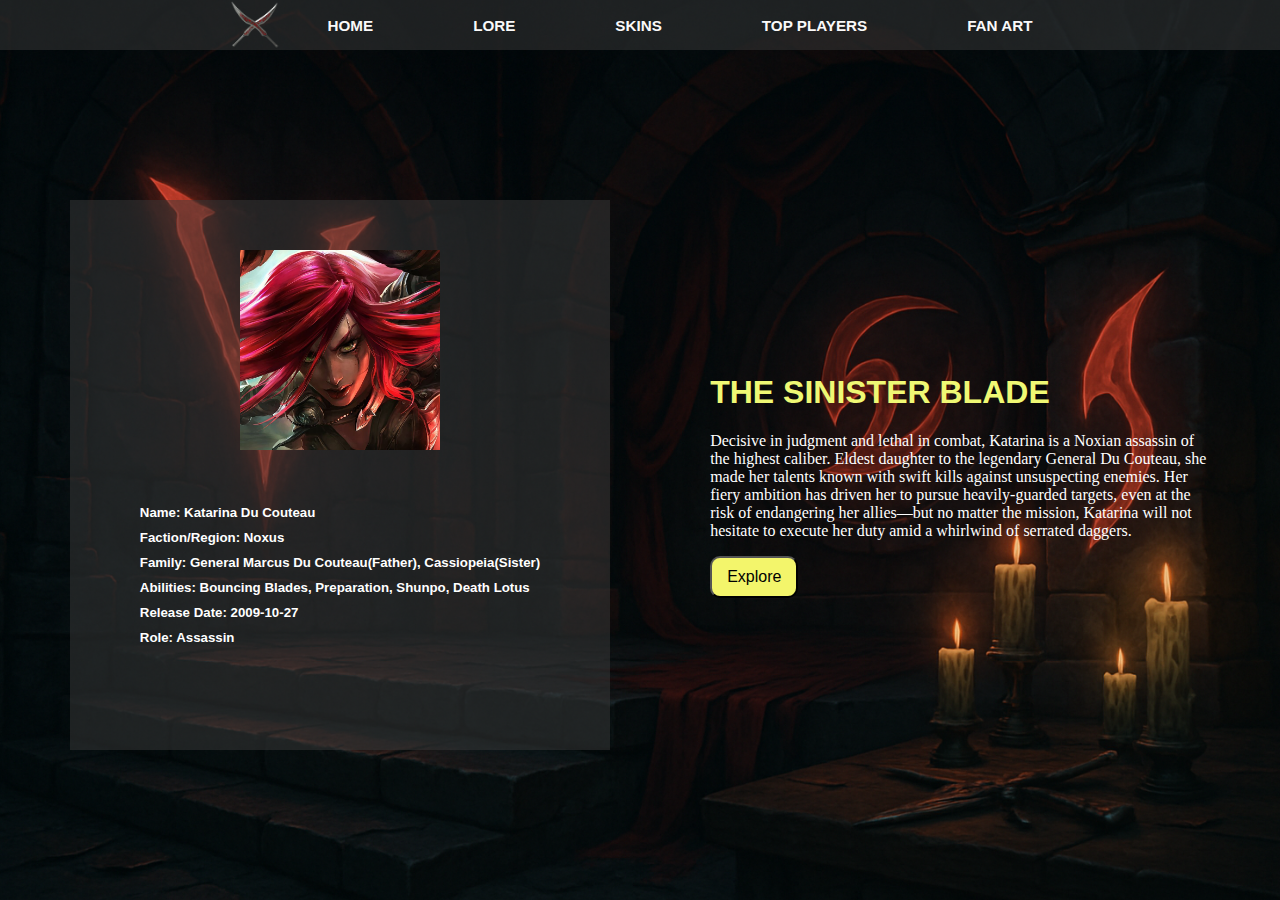
<file: index.html>
<!DOCTYPE html>
<html lang="en">
<head>
    <link rel="stylesheet" href="index.css">
    <meta charset="UTF-8">
    <meta name="viewport" content="width=device-width, initial-scale=1.0">
    <title>Katarina Du Couteau</title>
</head>
<body>


    <div class="navbar">
        <div class="logo">
            <img src="assets/katarinaLogo.png" alt="Katarina Logo" class="logo-img">
        </div>
        
        <div class="navElements">
            <h3 class="nav">Home</h3>
            <h3 class="nav">Lore</h3>
            <h3 class="nav">Skins</h3>
            <h3 class="nav">Top Players</h3>
            <h3 class="nav">Fan Art</h3>
        </div>
        
    </div>
    <div class="home">
        <div class="katImage">
            <img src="assets/katarina.jpg" alt="Katarina" class="kat-img">
        <div class="life">
            <h5>Name: Katarina Du Couteau</h5>
            <h5>Faction/Region: Noxus</h5>
            <h5>Family: General Marcus Du Couteau(Father), Cassiopeia(Sister)</h5>
            <h5>Abilities: Bouncing Blades, Preparation, Shunpo, Death Lotus</h5>
            <h5>Release Date: 2009-10-27</h5>
            <h5>Role: Assassin</h5>
        </div>
        
        </div>
        <div class="description">
            <h1 class="call">THE SINISTER BLADE</h1>
            <p class="about">Decisive in judgment and lethal in combat, Katarina is a Noxian assassin of the highest caliber. Eldest daughter to the legendary General Du Couteau, she made her talents known with swift kills against unsuspecting enemies. Her fiery ambition has driven her to pursue heavily-guarded targets, even at the risk of endangering her allies—but no matter the mission, Katarina will not hesitate to execute her duty amid a whirlwind of serrated daggers.</p>
            <button class="explore">Explore</button>
        </div>
    </div>
</body>
</html>
</file>
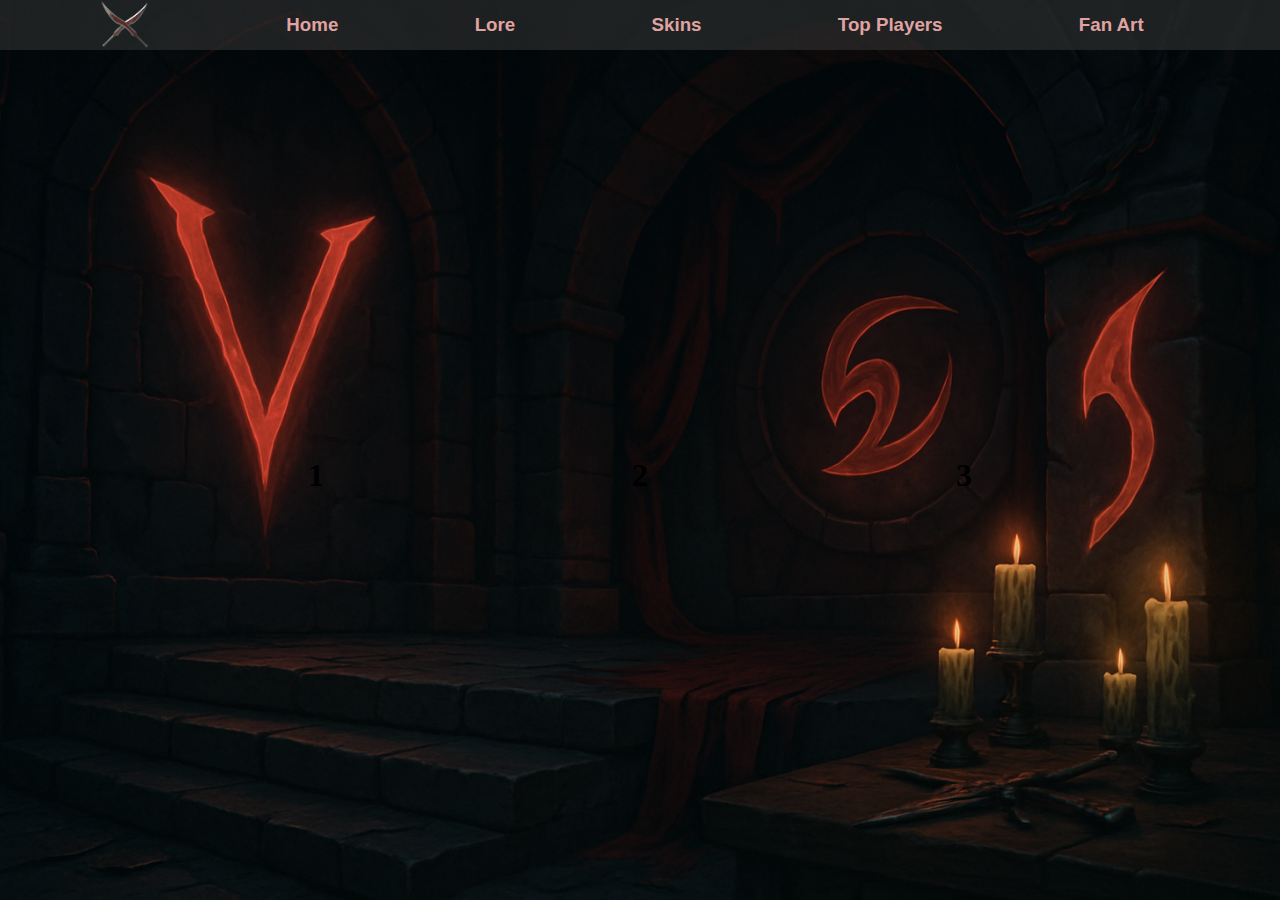
<file: practice/index.html>
<!DOCTYPE html>
<html lang="en">
<head>
    <link rel="stylesheet" href="index.css">
    <meta charset="UTF-8">
    <meta name="viewport" content="width=device-width, initial-scale=1.0">
    <title>Katarina Du Couteau</title>
</head>
<body>


    <div class="navbar">
        <div class="logo">
            <img src="assets/katarinaLogo.png" alt="Katarina Logo" class="logo-img">
        </div>
        
        <div class="navElements">
            <h3 class="nav">Home</h3>
            <h3 class="nav">Lore</h3>
            <h3 class="nav">Skins</h3>
            <h3 class="nav">Top Players</h3>
            <h3 class="nav">Fan Art</h3>
        </div>
        
    </div>
    <div class="home">
        <div class="champPic">
            <h1>1</h1>
        </div>
        <div class="champDesc">
            <h1>2</h1>
        </div>
        <div class="champSelec">
            <h1>3</h1>
        </div>
    </div>
</body>
</html>
</file>
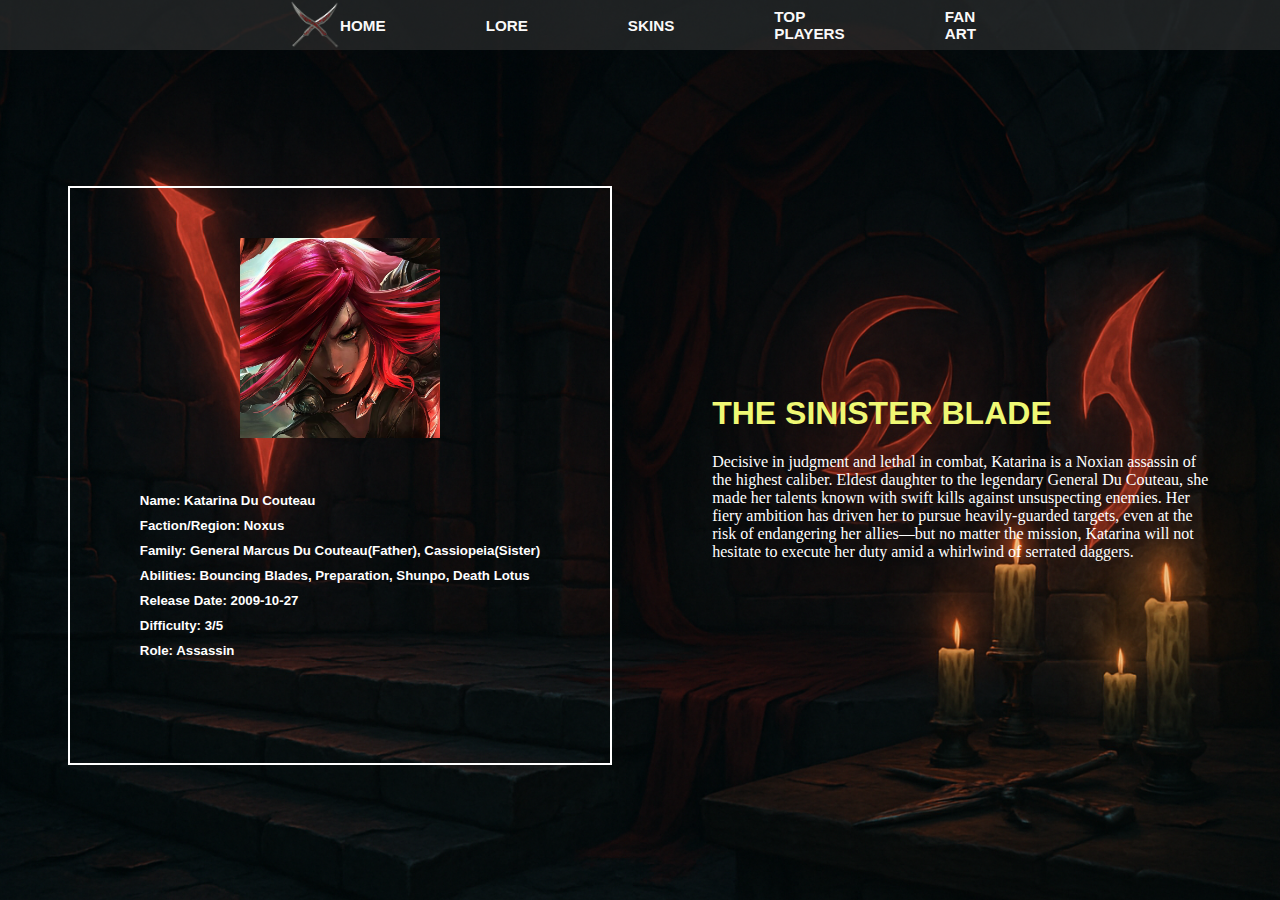
<file: practice/practice/index.html>
<!DOCTYPE html>
<html lang="en">
<head>
    <link rel="stylesheet" href="index.css">
    <meta charset="UTF-8">
    <meta name="viewport" content="width=device-width, initial-scale=1.0">
    <title>Katarina Du Couteau</title>
</head>
<body>


    <div class="navbar">
        <div class="logo">
            <img src="assets/katarinaLogo.png" alt="Katarina Logo" class="logo-img">
        </div>
        
        <div class="navElements">
            <h3 class="nav">Home</h3>
            <h3 class="nav">Lore</h3>
            <h3 class="nav">Skins</h3>
            <h3 class="nav">Top Players</h3>
            <h3 class="nav">Fan Art</h3>
        </div>
        
    </div>
    <div class="home">
        <div class="katImage">
            <img src="assets/katarina.jpg" alt="Katarina" class="kat-img">
        <div class="life">
            <h5>Name: Katarina Du Couteau</h5>
            <h5>Faction/Region: Noxus</h5>
            <h5>Family: General Marcus Du Couteau(Father), Cassiopeia(Sister)</h5>
            <h5>Abilities: Bouncing Blades, Preparation, Shunpo, Death Lotus</h5>
            <h5>Release Date: 2009-10-27</h5>
            <h5>Difficulty: 3/5</h5>
            <h5>Role: Assassin</h5>
        </div>
        
        </div>
        <div class="description">
            <h1 class="call">THE SINISTER BLADE</h1>
            <p class="about">Decisive in judgment and lethal in combat, Katarina is a Noxian assassin of the highest caliber. Eldest daughter to the legendary General Du Couteau, she made her talents known with swift kills against unsuspecting enemies. Her fiery ambition has driven her to pursue heavily-guarded targets, even at the risk of endangering her allies—but no matter the mission, Katarina will not hesitate to execute her duty amid a whirlwind of serrated daggers.</p>
        </div>
    </div>
</body>
</html>
</file>
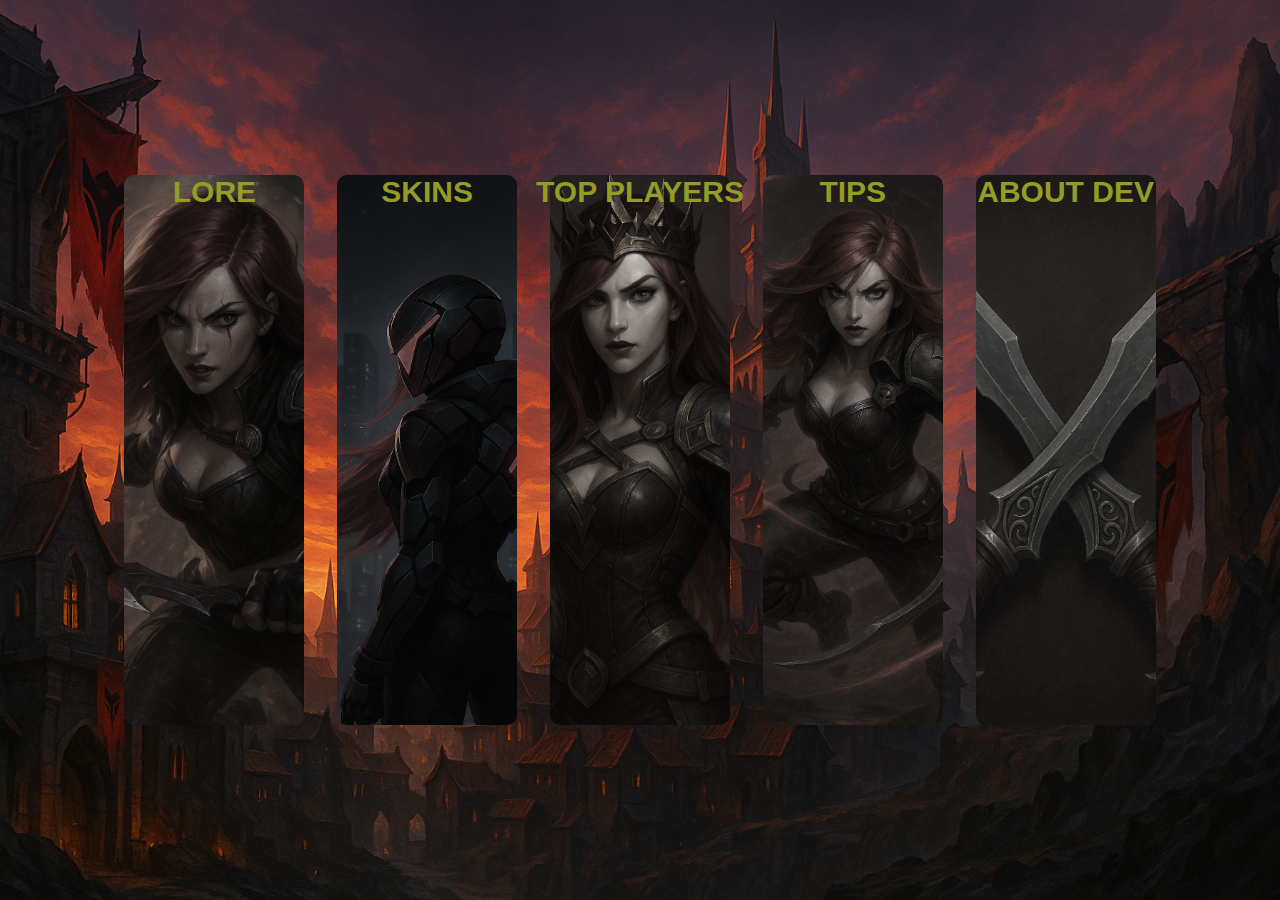
<file: home.html>
<!DOCTYPE html>
<html lang="en">
<head>
    <meta charset="UTF-8">
    <meta name="viewport" content="width=device-width, initial-scale=1.0">
    <link rel="stylesheet" href="home.css">
    <title>Home</title>
</head>
<body>
    <div class="container">
        <a href="lore.html" class="card" id="lore">
            <img src="assets\lore-card.png" alt="" id="lore-card">
            <span>LORE</span>
        </a>
        <a href="skins.html" class="card" id="skins">
            <img src="assets\skins-card.png" alt="" id="skins-card">
            <span>SKINS</span>
        </a>
        <a href="top.html" class="card" id="top-players">
            <img src="assets/top-card.png" alt="" id="skins-card">
            <span>TOP PLAYERS</span>
        </a>
        <a href="tips.html" class="card" id="tips">
            <img src="assets/tips-card.png" alt="" id="skins-card">
            <span>TIPS</span>
        </a>
        <a href="about.html" class="card" id="about-dev">
            <img src="assets/about-card.png" alt="" id="skins-card">
            <span>ABOUT DEV</span>
        </a>
        
      </div>
      
  
</body>
</html>
</file>
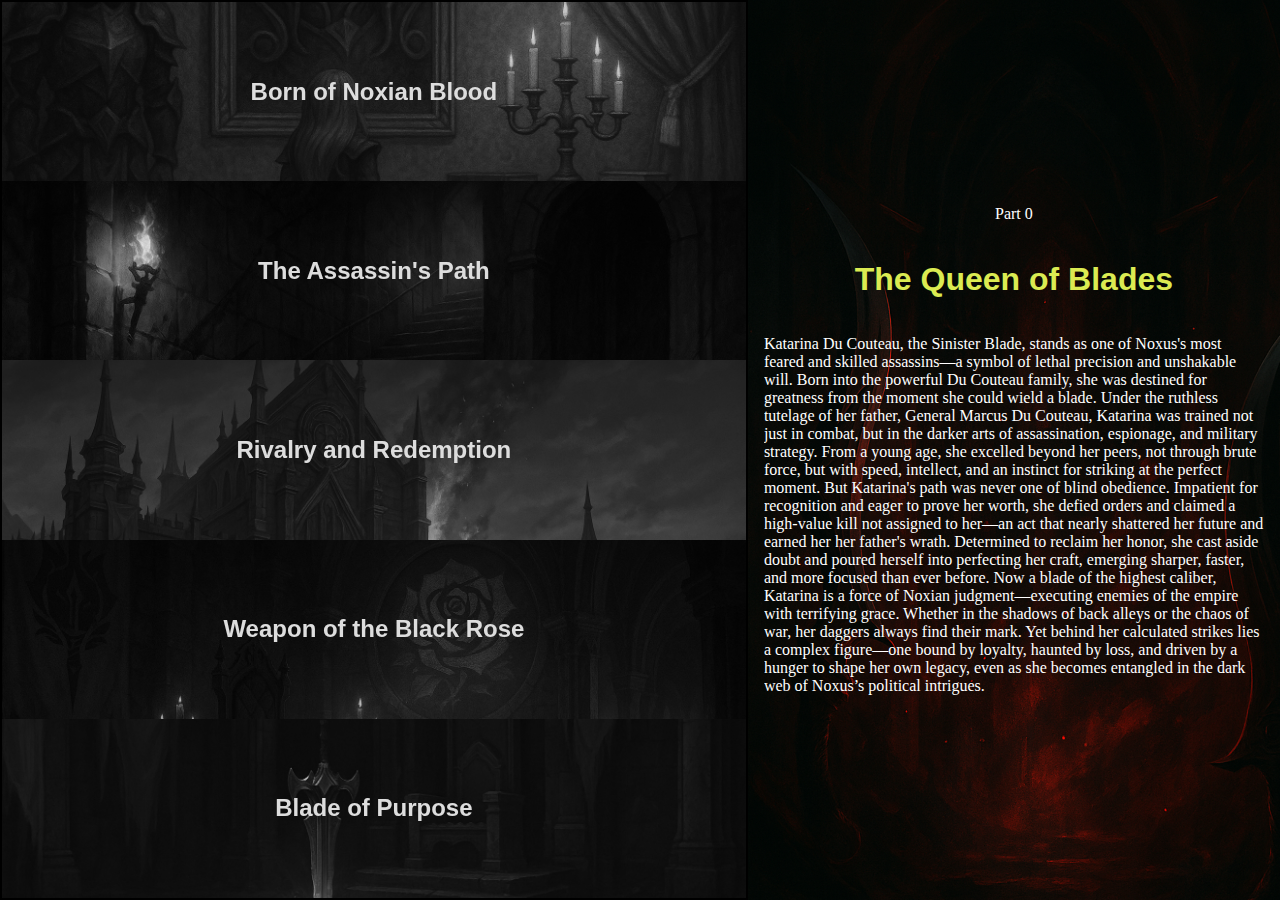
<file: lore.html>
<!DOCTYPE html>
<html lang="en">
<head>
    <meta charset="UTF-8">
    <meta name="viewport" content="width=device-width, initial-scale=1.0">
    <link rel="stylesheet" href="lore.css"></link>
    <title>Document</title>
</head>
<body>
    <div class="loreScreen">
        <div class="storyPath">
            <h2 class="part part1" onclick="part1change(); setActive(this);"> Born of Noxian Blood</h2>
            <h2 class="part part2" onclick="part2change(); setActive(this);"> The Assassin's Path</h2>
            <h2 class="part part3" onclick="part3change(); setActive(this);"> Rivalry and Redemption</h2>
            <h2 class="part part4" onclick="part4change(); setActive(this);"> Weapon of the Black Rose</h2>
            <h2 class="part part5" onclick="part5change(); setActive(this);"> Blade of Purpose</h2>
        </div>
        <div class="content">
            <p id="partNo">Part 0</p>
            <h1 id="partTitle">The Queen of Blades</h1>
            <p id="lore">Katarina Du Couteau, the Sinister Blade, stands as one of Noxus's most feared and skilled assassins—a symbol of lethal precision and unshakable will. Born into the powerful Du Couteau family, she was destined for greatness from the moment she could wield a blade. Under the ruthless tutelage of her father, General Marcus Du Couteau, Katarina was trained not just in combat, but in the darker arts of assassination, espionage, and military strategy. From a young age, she excelled beyond her peers, not through brute force, but with speed, intellect, and an instinct for striking at the perfect moment.

                But Katarina's path was never one of blind obedience. Impatient for recognition and eager to prove her worth, she defied orders and claimed a high-value kill not assigned to her—an act that nearly shattered her future and earned her her father's wrath. Determined to reclaim her honor, she cast aside doubt and poured herself into perfecting her craft, emerging sharper, faster, and more focused than ever before.
                
                Now a blade of the highest caliber, Katarina is a force of Noxian judgment—executing enemies of the empire with terrifying grace. Whether in the shadows of back alleys or the chaos of war, her daggers always find their mark. Yet behind her calculated strikes lies a complex figure—one bound by loyalty, haunted by loss, and driven by a hunger to shape her own legacy, even as she becomes entangled in the dark web of Noxus’s political intrigues.
                
                </p>
        </div>
    </div>
    <script src="lore.js"></script>
</body>
</html>
</file>
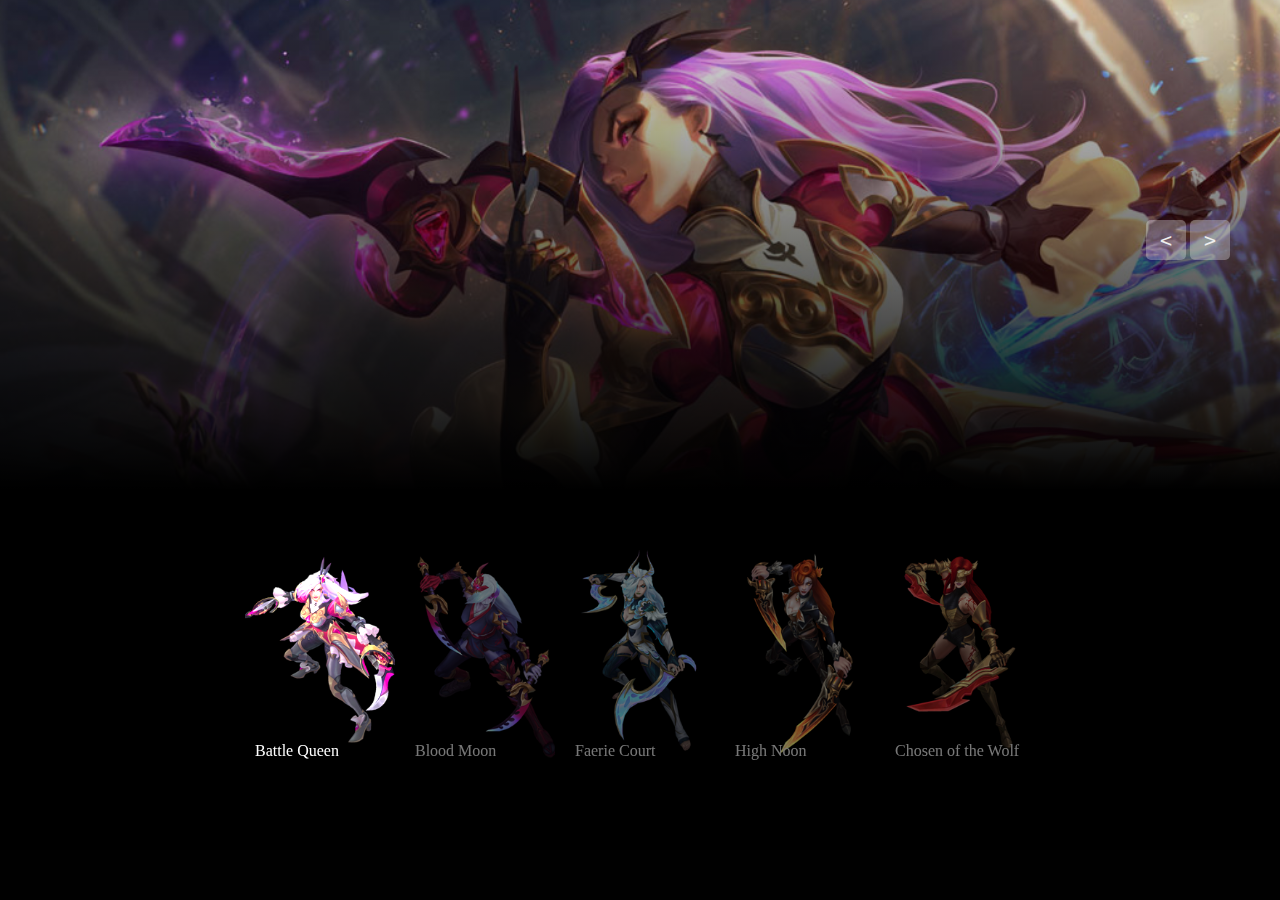
<file: skins.html>
<!DOCTYPE html>
<html lang="en">
<head>
    <meta charset="UTF-8">
    <meta name="viewport" content="width=device-width, initial-scale=1.0">
    <title>Document</title>
    <link rel="stylesheet" href="skins.css">
</head>
<body>
        <!-- header -->
         <!-- slider -->

    <div class="slider">
        <!-- list Items -->
        <div class="list">
            <div class="item active">
                <img src="assets/Katarina_BattleQueenSkin.jpg">
                <div class="content">
                    <p>Battle Queen</p>
                    <h2>Katarina</h2>
                    <p>
                        Battle Queen Katarina is a regal yet ruthless warrior, adorned in shimmering royal armor and commanding presence. As a champion chosen by the Court of Camavor, she fights not just with blades, but with authority befitting a queen. 
                    </p>
                </div>
            </div>
            <div class="item">
                <img src="assets/Katarina_BloodMoonSkin.jpg">
                <div class="content">
                    <p>Blood Moon</p>
                    <h2>Katarina</h2>
                    <p>
                        Blood Moon Katarina is the embodiment of a deadly ritual and shadow. Under the blood-red moon, she becomes a supernatural force—silent, swift, and merciless. Her ornate mask mark her as a chosen assassin of the Blood Moon cult.
                    </p>
                </div>
            </div>
            <div class="item">
                <img src="assets/Katarina_FaerieCourtSkin.jpg">
                <div class="content">
                    <p>Fairie Court</p>
                    <h2>Katarina</h2>
                    <p>
                        Fairy Court Katarina is a deadly enchantress cloaked in elegance, weaving lethal magic and blades beneath a veil of ethereal beauty. Adorned with intricate patterns and shimmering colors, reflecting her connection to the mystical realm of the Faerie Court.
                    </p>
                </div>
            </div>
            <div class="item">
                <img src="assets/Katarina_HighNoonSkin.jpg">
                <div class="content">
                    <p>High Noon</p>
                    <h2>Katarina</h2>
                    <p>
                        High Noon Katarina rides the edge of chaos, a gunslinging demon slayer cloaked in smoke and brimstone. With fiery blades and a soul forged in vengeance, she cuts through outlaws and monsters alike—swift, relentless, and untouchable beneath the blazing Western sun.
                    </p>
                </div>
            </div>
            <div class="item">
                <img src="assets/Katarina_ChosenoftheWolfSkin.jpg">
                <div class="content">
                    <p>Chosen of the Wolf</p>
                    <h2>Katarina</h2>
                    <p>
                        Chosen of the Wolf Katarina channels the primal spirit of the hunt, swift and ruthless like the beast that guides her.
                    </p>
                </div>
            </div>
        </div>
        <!-- button arrows -->
        <div class="arrows">
            <button id="prev"><</button>
            <button id="next">></button>
        </div>
        <!-- thumbnail -->
        <div class="thumbnail">
            <div class="item active">
                <img src="assets/Katarina_BattleQueen_(Base).png">
                <div class="content">
                    Battle Queen
                </div>
            </div>
            <div class="item">
                <img src="assets/Katarina_BloodMoon_(Base).png">
                <div class="content">
                    Blood Moon
                </div>
            </div>
            <div class="item">
                <img src="assets/Katarina_FaerieCourt_(Base).png">
                <div class="content">
                    Faerie Court
                </div>
            </div>
            <div class="item">
                <img src="assets/Katarina_HighNoon_(Base).png">
                <div class="content">
                    High Noon
                </div>
            </div>
            <div class="item">
                <img src="assets/Katarina_ChosenoftheWolf_(Base).png">
                <div class="content">
                    Chosen of the Wolf
                </div>
            </div>
        </div>
    </div>


    <script src="skins.js"></script>
</body>
</html>
</file>
<file: index.css>
body, html {
    height: 100vh;
    margin: 0;
    padding: 0;
    display: flex;
    flex-direction: column;
    background-image: url('assets/background.png');
    background-size: cover;      /* Scale image to cover full screen */
    background-repeat: no-repeat;
    background-position: center; /* Center the image */
}

.navbar{
    display: flex;
    height: 50px;
    background: rgba(58, 57, 57, 0.5);
}

.logo-img{
    height: 50px;
    width: 50px;
    margin-left: 230px;


}
.navElements{
    display:flex;
    flex: 1;
    justify-content:center;
    gap: 100px;
    align-items: center;
    color:#faf9f9;
    font-family: Verdana, Geneva, sans-serif;
    text-transform: uppercase;
    font-size: 13px;
    margin-right: 200px;

}
.nav:hover{
    cursor: pointer;
    color: #eeec67;
    text-shadow: 0 0 10px #FFFFFF;
    transition: 0.1s;

}

.home {
    display: flex;
    flex: 1;
    align-items: center;
    justify-content: center;
    gap: 100px

}

.katImage{
    display: flex;
    flex-direction: column;
    align-items: center;
    justify-content: center;
    color: rgb(255, 255, 255);
    font-family: "Lucida Sans Unicode", "Lucida Grande", sans-serif;
    padding: 100px 70px 100px 70px;   
    margin-bottom: px;
    background: rgba(58, 57, 57, 0.5);
    
   
}
.kat-img{

    width: 200px; 
    height: 200px;  
    transform: translate(0, -50px);
    border: 2px black;
}

.nav{
    text-decoration: none;
    color: inherit;
}
.about{
    width: 500px;
    color: white;
    justify-content: center;
}
.call{
    font-family: Impact, Charcoal, sans-serif;
    color:rgb(239, 248, 116)
}

.life{
    display: flex;
    flex: 1;
    flex-direction: column;
}

.life h5{
    margin: 5px 0; /* top 5px, bottom 5px */
}

.explore{
    background-color: rgb(243, 245, 107);
    padding: 2% 3%;
    border-radius: 10px;
    font-family: "Lucida Sans Unicode", "Lucida Grande", sans-serif;
    font-size: 100%;
}

.explore:hover{
    box-shadow: 0px -1px 100px 9px rgba(206,61,33,0.99);
    background-color: rgb(206, 61, 33);
    transform: scale(1.1);
    cursor: pointer;
    transition: 0.3s;
}


  @media (max-width: 768px) {
    body, html {
        height: 100vh;
        margin: 0;
        padding: 0;
        background-image: url('assets/mobileBackground.png');
        background-size: cover;     /* Scale image to cover full screen */
        background-repeat: no-repeat;
        background-position: center center; /* Center the image */

    .navbar {
         height: auto;
    }
    .logo-img {
      margin: 10px;
      width: 40px;
      height: 40px;
    }
    .navElements {
      flex-direction: row;
      align-items: center;
      margin: 0;
      gap: 20px;
      font-size: 35%;
    }
    .home {
      flex-direction: column;
      gap: 30px;
      padding: 20px;
    }
    .about {
      width: 90%;
      text-align: center;
    }
    .katImage {
      padding: 20px;
      padding-bottom: 0px;
      margin-bottom: 0px;
        background: rgba(58, 57, 57, 0.5);
        border-radius: 10px;
        
        margin: 0 auto;
        width: 90%;
        height: 90%;
    }
    .kat-img {
      width: 50%;
      height: 43%;
      transform: none;
      margin-bottom: 20px;
    }
    .call{
       margin-bottom: -10px;
       margin-top: -10px
        
    }
    .description{
        display: flex;
        justify-content: center;    
        flex-direction: column;
        align-items: center;
    }
    .life{
        font-size: 80%;
    }
  }
}
</file>
<file: practice/index.css>
body, html {
    height: 100vh;
    margin: 0;
    padding: 0;
    display: flex;
    flex-direction: column;
    background-image: url('assets/background.png');
    background-size: cover;      /* Scale image to cover full screen */
    background-repeat: no-repeat;
    background-position: center; /* Center the image */
}

.navbar{
    display: flex;
    height: 50px;
    background: rgba(58, 57, 57, 0.5);
    

}

.logo-img{
    height: 50px;
    width: 50px;
    margin-left: 100px;
}
.navElements{
    display:flex;
    flex: 1;
    justify-content: space-evenly;
    align-items: center;
    color:#E0A3A3;
    font-family: Bebas Neue, sans-serif;
}

.home {
    flex: 1;
    display: flex;
    justify-content: space-evenly;
    align-items: center;

   
    
}
</file>
<file: practice/practice/index.css>
body, html {
    height: 100vh;
    margin: 0;
    padding: 0;
    display: flex;
    flex-direction: column;
    background-image: url('assets/background.png');
    background-size: cover;      /* Scale image to cover full screen */
    background-repeat: no-repeat;
    background-position: center; /* Center the image */
}

.navbar{
    display: flex;
    height: 50px;
    background: rgba(58, 57, 57, 0.5);
}

.logo-img{
    height: 50px;
    width: 50px;
    margin-left: 290px;


}
.navElements{

    display:flex;
    flex: 1;
    justify-content:center;
    gap: 100px;
    align-items: center;
    color:#faf9f9;
    font-family: Verdana, Geneva, sans-serif;
    text-transform: uppercase;
    font-size: 13px;
    margin-right: 300px;

}
.nav:hover{
    cursor: pointer;
    color: #eeec67;
    text-shadow: 0 0 10px #FFFFFF;
    transition: 0.1s;

}

.home {
    display: flex;
    flex: 1;
    align-items: center;
    justify-content: center;
    gap: 100px

}

.katImage{
    display: flex;
    flex-direction: column;
    align-items: center;
    justify-content: center;
    color: rgb(255, 255, 255);
    font-family: "Lucida Sans Unicode", "Lucida Grande", sans-serif;
    border: 2px solid #fff;
    padding: 100px 70px 100px 70px;   
    margin-bottom: px;
   
}
.kat-img{

    width: 200px; 
    height: 200px;  
    transform: translate(0, -50px);
}

.about{
    width: 500px;
    color: white;
}
.call{
    font-family: Impact, Charcoal, sans-serif;
    color:rgb(239, 248, 116)
}

.life{
    display: flex;
    flex: 1;
    flex-direction: column;
}

.life h5{
    margin: 5px 0; /* top 5px, bottom 5px */
}
</file>
<file: home.css>
*{
    margin: 0;
    padding: 0;
    box-sizing: border-box;
    background-image: url('assets/homeBg.png');
    background-size: cover; /* Scale image to cover full screen */
    background-repeat: no-repeat; /* Prevent image from repeating */
    background-attachment: fixed; /* Fix the image in place */
}

body, html {
    height: 100vh;
    margin: 0;
    padding: 0;
    display: flex;
    align-items: center;
    justify-content: center;
}

.container{
    
    width: 100%;
    display: flex;
    justify-content: space-evenly;
    align-items: center;
    height: 70%;
    padding: 20px;
    gap: 1vw;
    flex: 1; 
}

.card{
    display: flex;
    justify-content: center;
    padding: 20px 10px;
    width: 200px;
    height: 100%;
    border-radius: 10px;
    color: white;
    font-weight: bold;
    
}

.card img{
   
    width: 100%;
    height: 100%;
    border-radius: 10px;
    object-fit: cover; /* Scale image to cover the card */
    filter: grayscale(80%);
}

.card span{
    display: flex;
    justify-content: center;
    align-items: center;
    position: absolute;
    background: transparent;
    font-family: Impact, Haettenschweiler, 'Arial Narrow Bold', sans-serif;
    color: rgb(148, 156, 37);
    font-size: 30px;
    
}

.card:hover{
    transform: scale(1.2);
    transition: 0.3s;
}

.card:hover img{
    filter: grayscale(0%);
    transition: 0.3s;
}

.card:hover span{
    color: rgb(230, 255, 3);
    transition: 0.3s;
}

@media(max-width: 500px) {

    body, html {
        height: 100vh;
        margin: 0;
        padding: 0;
        display: flex;
        align-items: center;
        justify-content: center;
        overflow:visible
    }
    .container{
        flex-direction: row;
        align-items: center;
        justify-content: center;
        flex-wrap: wrap;
    }
    .card{
        width: 30%;
        height: 30%;
        transition:none !important;
    }
    .card img{
        width: 100%;
        height: 150%;
        transition:none !important;
    }

    .card span{
        font-size: 15px;
        transition:none !important;
    }
    .card:hover {
        transform: none !important;
      }
    }
</file>
<file: lore.css>
body, html{
    margin: 0;
    padding: 0;
    box-sizing: border-box;
    height: 100vh;
    max-height: 100vh;
    max-width: 100vw;
    overflow: hidden;
}

.loreScreen{
    display: flex;
    justify-content: center;
    align-items: center;
    height: 100vh;
    width: 100vw;

}

.storyPath{
    color: rgb(219, 235, 82);
    font-family: 'Impact', Haettenschweiler, 'Arial Narrow Bold', sans-serif;
    font-weight:lighter;
    display: flex;
    height: 100%;
    width: 100%;
    flex-direction: column;
    align-items: center;
    justify-content: center;
    border: black 2px solid;
    gap: vw;
    padding: 0; 
    margin:0;
    box-sizing: border-box;
}

.part1{
    justify-content: center;
    align-items: center;
    display: flex;
    margin: 0;
    padding: 0;
    height: 100%;
    width: 100%;
    background-image: url('assets/part1Lore.png');
    background-size: cover;
    background-position: center 60%;
    filter: grayscale(100%);
}
.part2{
    justify-content: center;
    align-items: center;
    display: flex;
    margin: 0;
    padding: 0;
    height: 100%;
    width: 100%;
    background-image: url('assets/part2Lore.png');
    background-size: cover;
    filter: grayscale(100%);
}
.part3{
    justify-content: center;
    align-items: center;
    display: flex;
    margin: 0;
    padding: 0;
    height: 100%;
    width: 100%;
    background-image: url('assets/part3Lore.png');
    background-size: cover;
    background-position: center 20%;
    filter: grayscale(100%);
}
.part4{
    justify-content: center;
    align-items: center;
    display: flex;
    margin: 0;
    padding: 0;
    height: 100%;
    width: 100%;
    background-image: url('assets/part4Lore.png');
    background-size: cover;
    background-position: center 20%;
    filter: grayscale(100%);

}
.part5{
    justify-content: center;
    align-items: center;
    display: flex;
    margin: 0;
    padding: 0;
    height: 100%;
    width: 100%;
    background-image: url('assets/part5Lore.png');
    background-size: cover;
    background-position: center 45%;
    filter: grayscale(100%);
}


.part:hover{
    filter: grayscale(0%);
    transition: 0.3s;
    cursor: pointer;
}

.part.active{
    filter: grayscale(0%);
}

.content{
    display: flex;
    background-image: url("assets/loreBG.png");
    max-height: 100vh;
    background-size: cover;
    justify-content: center;
    align-items: center;
    flex-direction: column;
    width: 70%;
    height: 100%;
    padding: 5px;
    color: white;
    overflow: hidden;
}

#lore{
    width: 500px;
    max-height: 500px;
    overflow: scroll;
}

/* Target scrollbar of the whole page or a specific container */
::-webkit-scrollbar {
    width: 8px;
  }
  
  /* Scrollbar track (background) */
  ::-webkit-scrollbar-track {
    background: #1a1a1a;  /* dark background */
    border-radius: 4px;
  }
  
  /* Scrollbar thumb (the draggable part) */
  ::-webkit-scrollbar-thumb {
    background-color: rgb(37, 8, 3);
    border-radius: 4px;
    border: 2px solid #1a1a1a;
  }
  
  /* On hover */
  ::-webkit-scrollbar-thumb:hover {
    background-color: darkred;
  }

 #lore::-webkit-scrollbar:horizontal {
    display: none;  
  }

  #partTitle{
    color:rgb(219, 235, 82);
    font-family: 'Impact', Haettenschweiler, 'Arial Narrow Bold', sans-serif;
  }
</file>
<file: skins.css>
body{
    margin: 0;
    background-color: #010101;
    color: #eee;
}
svg{
    width: 25px;
}
header{
    width: 1200px;
    max-width: 90%;
    margin: auto;
    display: grid;
    grid-template-columns: 50px 1fr 50px;
    grid-template-rows: 50px;
    justify-content: center;
    align-items: center;
    position: relative;
    z-index: 100;
}
header .logo{
    font-weight: bold;
}
header .menu{
    padding: 0;
    margin: 0;
    list-style: none;
    display: flex;
    justify-content: center;
    gap: 20px;
    font-weight: 500;
}
/* css slider */
.slider{
    height: 100vh;
    margin-top: -50px;
    position: relative;
}
.slider .list .item{
    position: absolute;
    inset: 0 0 0 0;
    overflow: hidden;
    opacity: 0;
    transition: .5s;
}
.slider .list .item img{
    width: 100%;
    height: 100%;
    object-fit: cover;
}
.slider .list .item::after{
    content: '';
    width: 100%;
    height: 100%;
    position: absolute;
    left: 0;
    bottom: 0;
    background-image: linear-gradient(
        to top, #000 40%, transparent
    );
}
.slider .list .item .content{
    position: absolute;
    left: 10%;
    top: 20%;
    width: 500px;
    max-width: 80%;
    z-index: 1;
}
.slider .list .item .content p:nth-child(1){
    text-transform: uppercase;
    letter-spacing: 10px;
}
.slider .list .item .content h2{
    font-size: 100px;
    margin: 0;
}
.slider .list .item.active{
    opacity: 1;
    z-index: 10;
}
@keyframes showContent {
    to{
        transform: translateY(0);
        filter: blur(0);
        opacity: 1;
    }
}
.slider .list .item.active p:nth-child(1),
.slider .list .item.active h2,
.slider .list .item.active p:nth-child(3){
    transform: translateY(30px);
    filter: blur(20px);
    opacity: 0;
    animation: showContent .5s .7s ease-in-out 1 forwards;
}
.slider .list .item.active h2{
    animation-delay: 1s;
}
.slider .list .item.active p:nth-child(3){
    animation-duration: 1.3s;
}
.arrows{
    position: absolute;
    top: 30%;
    right: 50px;
    z-index: 100;
}
.arrows button{
    background-color: #eee5;
    border: none;
    font-family: monospace;
    width: 40px;
    height: 40px;
    border-radius: 5px;
    font-size: x-large;
    color: #eee;
    transition: .5s;
}
.arrows button:hover{
    background-color: #eee;
    color: black;
}
.thumbnail{
    position: absolute;
    bottom: 50px;
    z-index: 11;
    display: flex;
    gap: 10px;
    width: 100%;
    height: 250px;
    padding: 0 50px;
    box-sizing: border-box;
    overflow: auto;
    justify-content: center;
}
.thumbnail::-webkit-scrollbar{
    width: 0;
}
.thumbnail .item{
    width: 150px;
    height: 220px;
    filter: brightness(.5);
    transition: .5s;
    flex-shrink: 0;
}
.thumbnail .item img{
    width: 100%;
    height: 100%;
    object-fit: cover;
    border-radius: 10px;
}
.thumbnail .item.active{
    filter: brightness(1.5);
}
.thumbnail .item .content{
    position: absolute;
    inset: auto 10px 10px 10px;
}
@media screen and (max-width: 678px) {
    .thumbnail{
        justify-content: start;
    }
    .slider .list .item .content h2{
        font-size: 60px;
    }
    .arrows{
        top: 10%;
    }
}

.back{
    position: absolute;    /* or fixed, depending on your use case */
    z-index: 9999; 
    top: 0px;
    left:30px;
    background: rgba(207, 187, 187, 0.2);
    margin-top:7px;
    padding: 5px 10px;  
    padding-bottom: 4px;
    font-size: 10px;
    border-radius: 5px;
    cursor: pointer;
    
}

.home{
    text-decoration: none;
    color: inherit; 
}

.back:hover{
    background: rgba(207, 187, 187, 0.5);
    transition: 0.3s;
}
</file>
